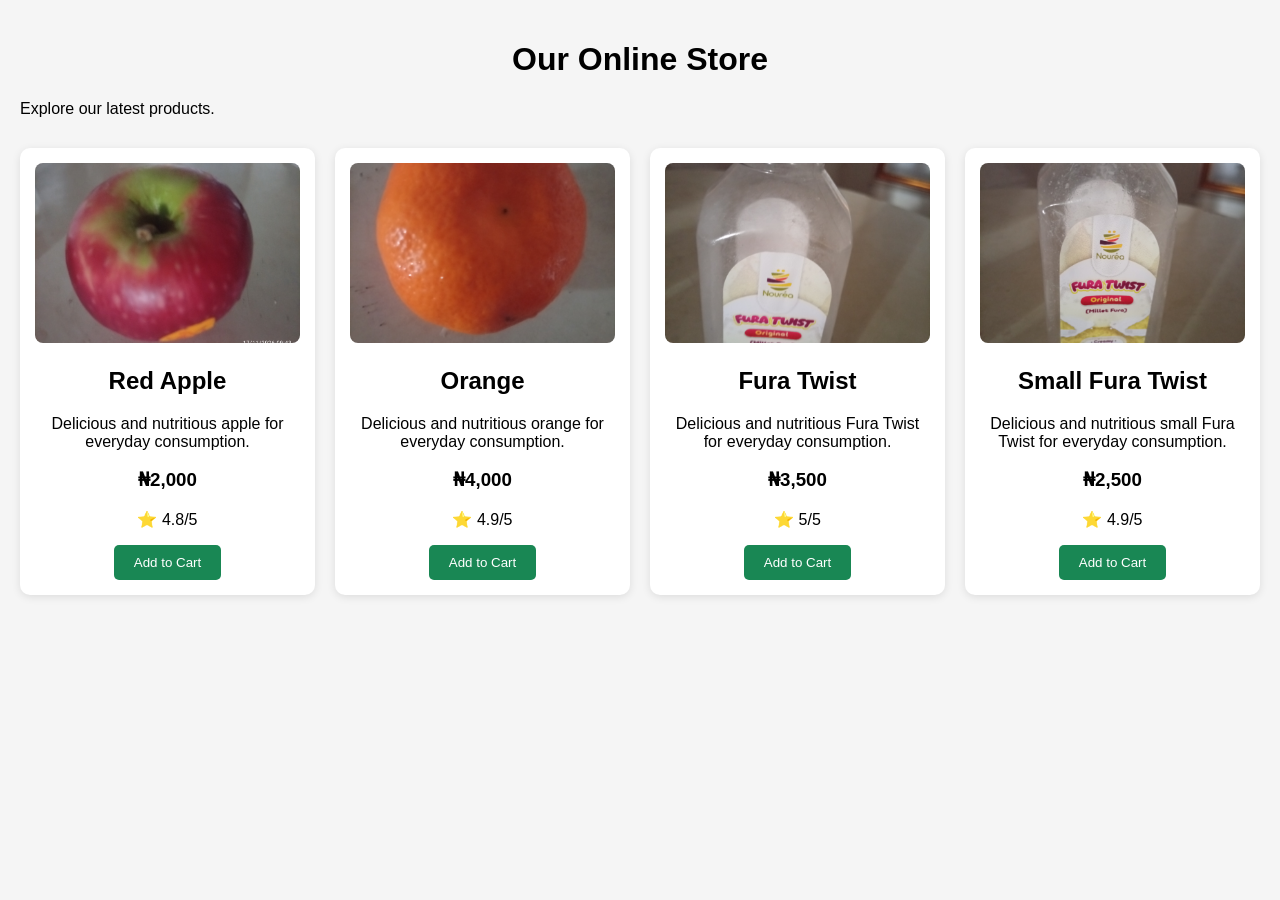
<file: Task-2-Product-Cards/index.html>
<!DOCTYPE html>
<html lang="en">
<head>
    <meta charset="UTF-8">
    <meta name="viewport" content="width=device-width, initial-scale=1.0">
    <title>My Online Store</title>
    <link rel="stylesheet" href="style.css">
</head>

<body>

    <h1>Our Online Store</h1>
    <p>Explore our latest products.</p>

    <div class="product-container">
        
        <!--product 1-->
        <div class="product-card">

            <img src="images/apple.jpg.jpg" alt="Red apple">

            <h2>Red Apple</h2>

            <p>Delicious and nutritious apple for everyday consumption.</p>

            <h3>₦2,000</h3>

            <p>⭐ 4.8/5</p>

            <button>Add to Cart</button>
        </div>

        <!--product 2-->
            <div class="product-card">

            <img src="images/orange.jpg.jpg" alt="Orange">

            <h2>Orange</h2>

            <p>Delicious and nutritious orange for everyday consumption.</p>

            <h3>₦4,000</h3>

            <p>⭐ 4.9/5</p>

            <button>Add to Cart</button>

        </div>
        
        <!--product 3-->
            <div class="product-card">

            <img src="images/big.jpg.jpg" alt="Fura Twist">

            <h2>Fura Twist</h2>

            <p>Delicious and nutritious Fura Twist for everyday consumption.</p>

            <h3>₦3,500</h3>

            <p>⭐ 5/5</p>

            <button>Add to Cart</button>

        </div>
        
        <!--product 4-->
            <div class="product-card">

            <img src="images/small.jpg.jpg" alt="Small Fura Twist">

            <h2>Small Fura Twist</h2>

            <p>Delicious and nutritious small Fura Twist for everyday consumption.</p>

            <h3>₦2,500</h3>

            <p>⭐ 4.9/5</p>

            <button>Add to Cart</button>

        </div>


    </div>

</body>
</html>
</file>
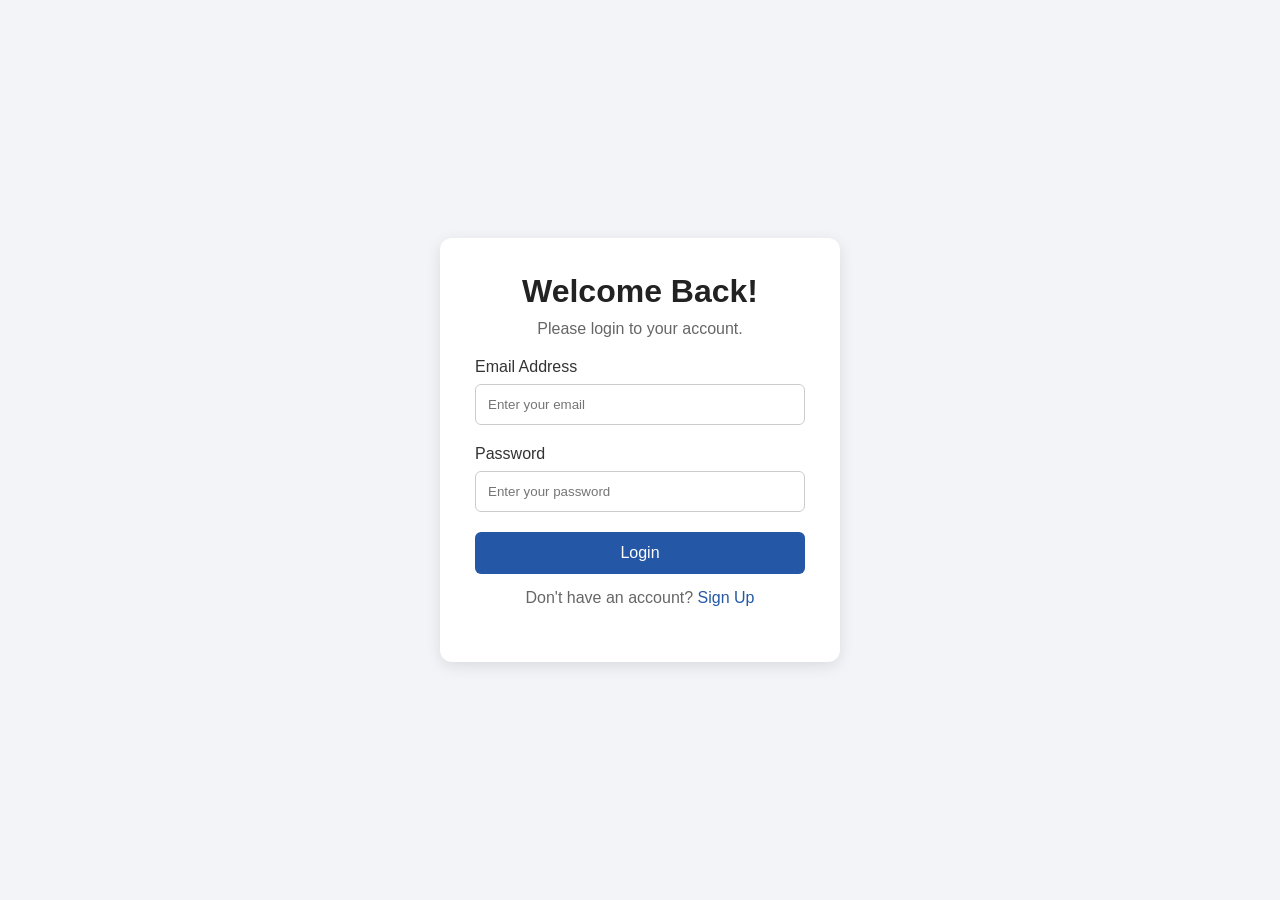
<file: Task-1-Login-signup/login.html>
<!DOCTYPE html>
<html lang="en">
<head>
    <meta charset="UTF-8">
    <meta name="viewport" content="width=device-width, initial-scale=1.0">
    <title>Login Page</title>
    <link rel="stylesheet" href="style.css">
</head>

<body>

    <div class="login-container">

        <h1>Welcome Back!</h1>
        <p>Please login to your account.</p>

        <form>

            <label for="email">Email Address</label>
            <input type="email" id="email" placeholder="Enter your email" required>

            <label for="password">Password</label>
            <input type="password" id="password" placeholder="Enter your password" required>

            <button type="submit">Login</button>

        </form>

        <p>Don't have an account?
            <a href="signup.html">Sign Up</a>
        </p>

    </div>

</body>
</html>
</file>
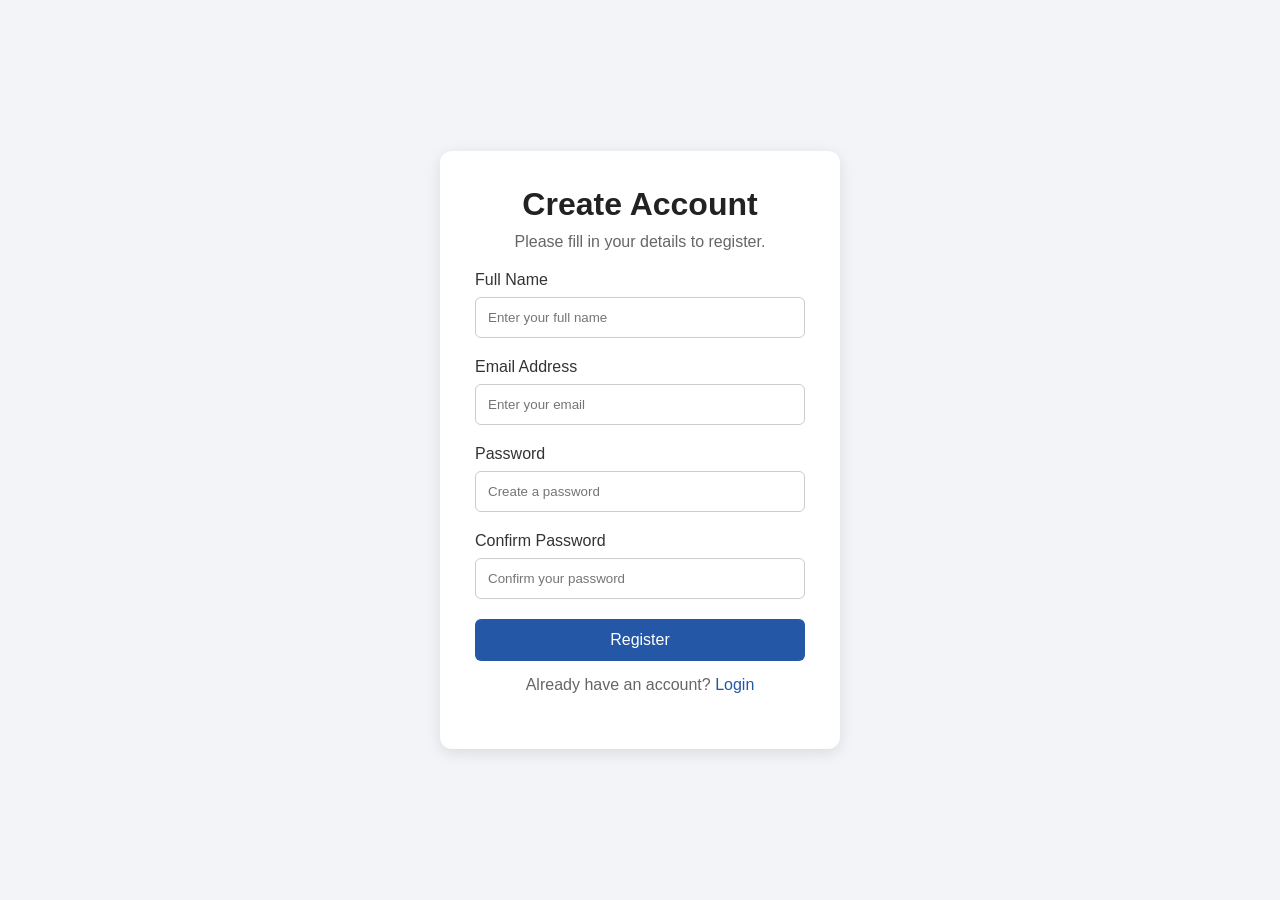
<file: Task-1-Login-signup/signup.html>
<!DOCTYPE html>
<html lang="en">

<head>
    <meta charset="UTF-8">

    <meta name="viewport" content="width=device-width, initial-scale=1.0">

    <title>Sign Up Page</title>

    <link rel="stylesheet" href="style.css">
</head>

<body>

    <div class="login-container">

        <h1>Create Account</h1>

        <p>Please fill in your details to register.</p>

        <form>

            <label for="fullname">Full Name</label>

            <input
                type="text"
                id="fullname"
                placeholder="Enter your full name"
                required
            >

            <label for="email">Email Address</label>

            <input
                type="email"
                id="email"
                placeholder="Enter your email"
                required
            >

            <label for="password">Password</label>

            <input
                type="password"
                id="password"
                placeholder="Create a password"
                required
            >

            <label for="confirm-password">Confirm Password</label>

            <input
                type="password"
                id="confirm-password"
                placeholder="Confirm your password"
                required
            >

            <button type="submit">Register</button>

        </form>

        <p>
            Already have an account?
            <a href="login.html">Login</a>
        </p>

    </div>

</body>
</html>
</file>
<file: Task-2-Product-Cards/style.css>
* {
    box-sizing: border-box;
}

body {
    font-family: Arial, sans-serif;
    margin: 0;
    padding: 20px;
    background-color: #f5f5f5;
}

h1 {
    text-align: center;
}

.product-container {
    display: grid;
    grid-template-columns: repeat(auto-fit, minmax(220px, 1fr));
    gap: 20px;
    margin-top: 30px;
}

.product-card {
    background-color: white;
    padding: 15px;
    border-radius: 10px;
    text-align: center;
    box-shadow: 0 2px 8px rgba(0, 0, 0, 0.1);
}

.product-card img {
    width: 100%;
    height: 180px;
    object-fit: cover;
    border-radius: 8px;
}

.product-card button {
    background-color: #198754;
    color: white;
    padding: 10px 20px;
    border: none;
    border-radius: 5px;
    cursor: pointer;
}

@media (max-width: 600px) {

    body {
        padding: 10px;
    }

    .product-container {
        grid-template-columns: 1fr;
    }

    .product-card img {
        height: 200px;
    }

}
</file>
<file: Task-1-Login-signup/style.css>
* {
    margin: 0;
    padding: 0;
    box-sizing: border-box;
}

body {
    font-family: Arial, sans-serif;
    background-color: #f2f4f8;
    min-height: 100vh;
    display: flex;
    justify-content: center;
    align-items: center;
}

.login-container {
    background-color: white;
    width: 90%;
    max-width: 400px;
    padding: 35px;
    border-radius: 12px;
    box-shadow: 0 4px 15px rgba(0, 0, 0, 0.1);
}

h1 {
    text-align: center;
    margin-bottom: 10px;
    color: #222;
}

.login-container p {
    text-align: center;
    margin-bottom: 20px;
    color: #666;
}

label {
    display: block;
    margin-bottom: 8px;
    color: #333;
}

input {
    width: 100%;
    padding: 12px;
    margin-bottom: 20px;
    border: 1px solid #ccc;
    border-radius: 6px;
}

button {
    width: 100%;
    padding: 12px;
    margin-bottom: 15px;
    background-color: #2457a6;
    color: white;
    border: none;
    border-radius: 6px;
    cursor: pointer;
    font-size: 16px;
}

button:hover {
    background-color: #173e7c;
}

a {
    color: #2457a6;
    text-decoration: none;
}

a:hover {
    text-decoration: underline;
}

@media (max-width: 600px) {

    .login-container {
        width: 95%;
        padding: 20px;
    }

    h1 {
        font-size: 24px;
    }

    input {
        font-size: 14px;
    }

    button {
        font-size: 15px;
    }

}
</file>
